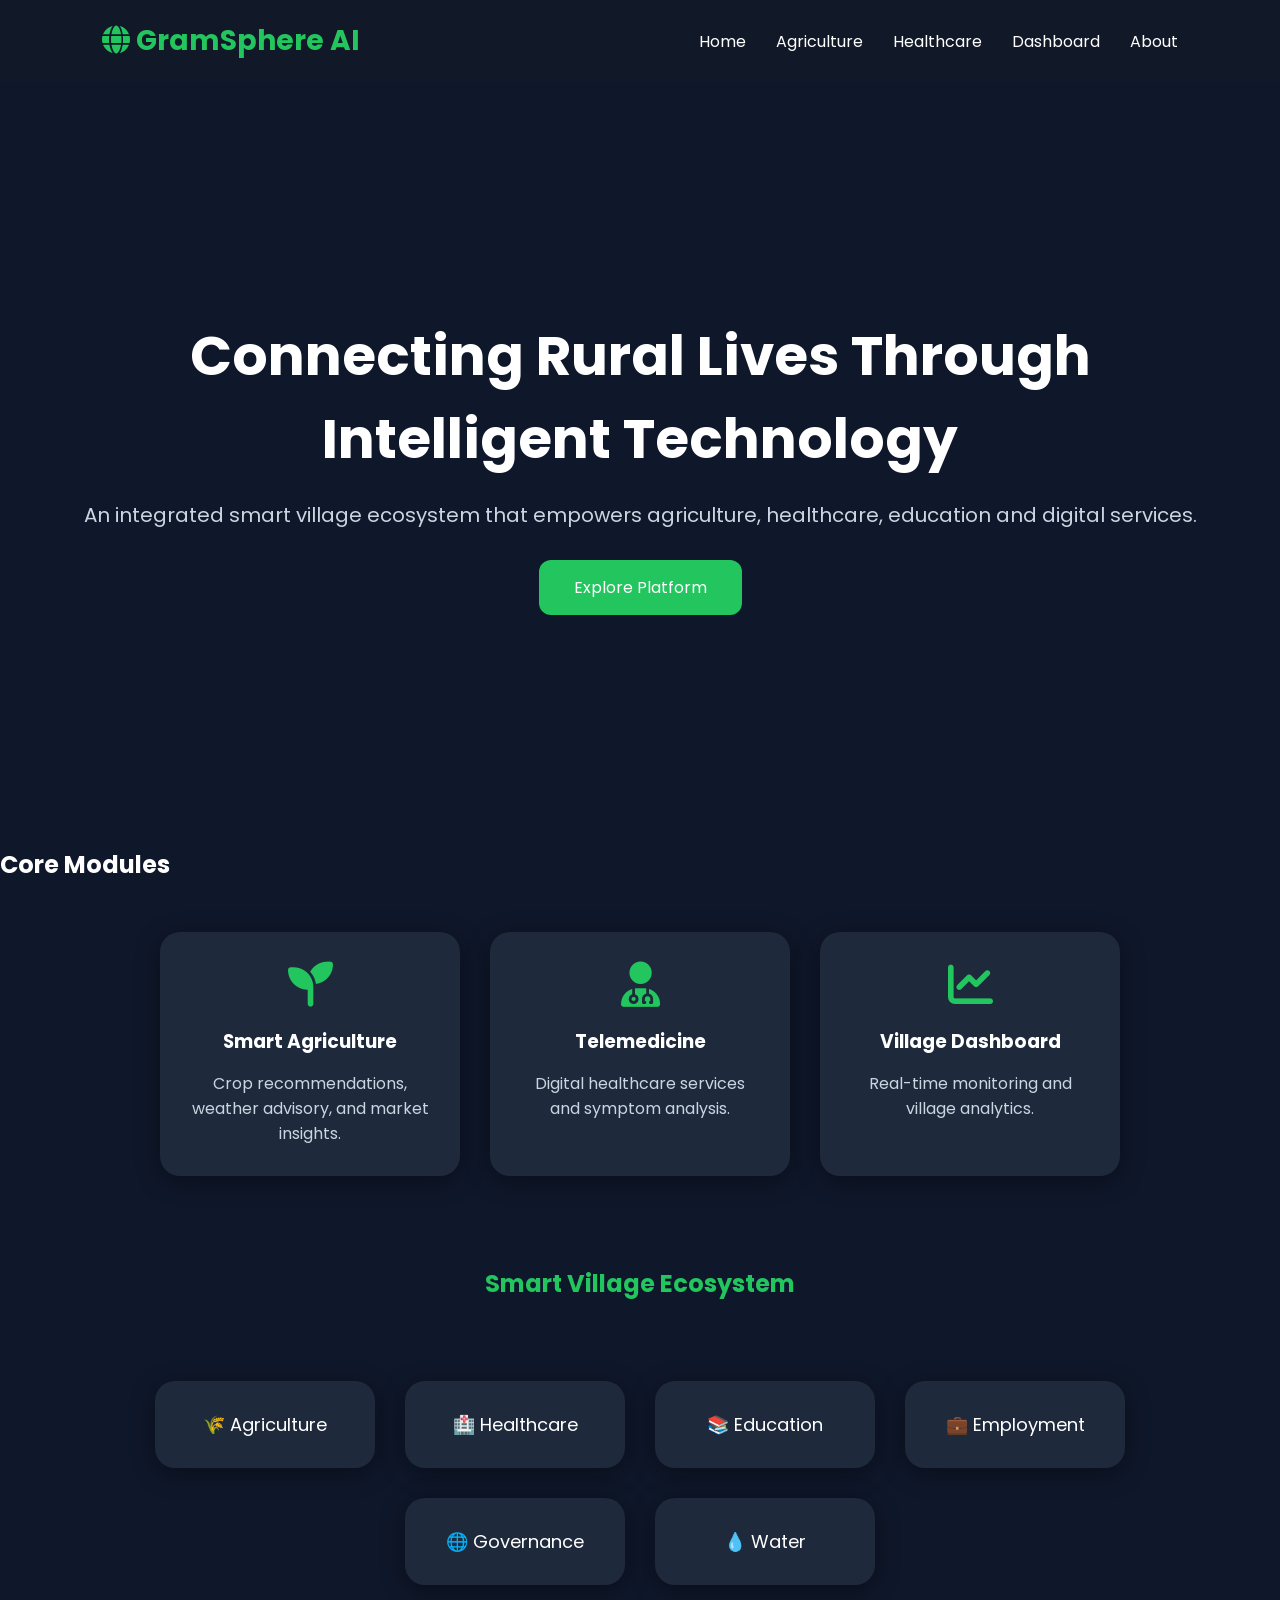
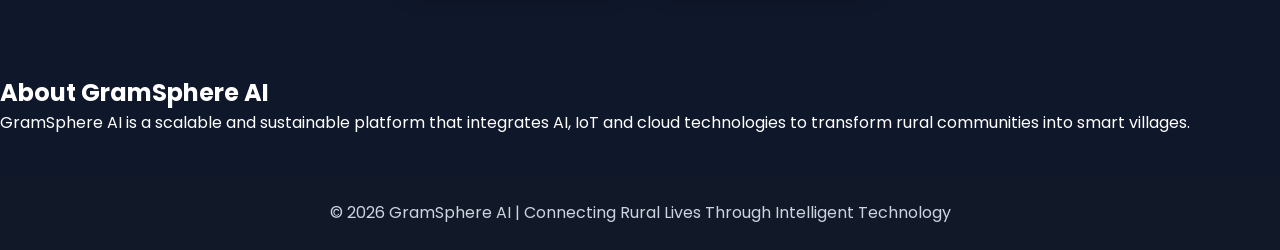
<file: index.html>
<!DOCTYPE html>
<html lang="en">
<head>
    <meta charset="UTF-8">
    <meta name="viewport" content="width=device-width, initial-scale=1.0">
    <title>GramSphere AI</title>

    <link rel="stylesheet" href="css/style.css">

    <link
        rel="stylesheet"
        href="https://cdnjs.cloudflare.com/ajax/libs/font-awesome/6.5.2/css/all.min.css"
    >
</head>
<body>

    <!-- Navbar -->
    <nav class="navbar">
        <div class="logo">
            <i class="fas fa-globe"></i> GramSphere AI
        </div>

        <ul class="nav-links">
            <li><a href="index.html">Home</a></li>
            <li><a href="agriculture.html">Agriculture</a></li>
            <li><a href="healthcare.html">Healthcare</a></li>
            <li><a href="dashboard.html">Dashboard</a></li>
            <li><a href="about.html">About</a></li>
        </ul>
    </nav>

    <!-- Hero Section -->
    <section class="hero">

        <div class="hero-content">

            <h1>Connecting Rural Lives Through Intelligent Technology</h1>

            <p>
                An integrated smart village ecosystem that empowers
                agriculture, healthcare, education and digital services.
            </p>

            <a href="dashboard.html" class="btn">
                Explore Platform
            </a>

        </div>

    </section>

    <!-- Features -->
    <section class="features">

        <h2>Core Modules</h2>

        <div class="card-container">

            <div class="card">
                <i class="fas fa-seedling"></i>
                <h3>Smart Agriculture</h3>
                <p>
                    Crop recommendations, weather advisory,
                    and market insights.
                </p>
            </div>

            <div class="card">
                <i class="fas fa-user-doctor"></i>
                <h3>Telemedicine</h3>
                <p>
                    Digital healthcare services and symptom analysis.
                </p>
            </div>

            <div class="card">
                <i class="fas fa-chart-line"></i>
                <h3>Village Dashboard</h3>
                <p>
                    Real-time monitoring and village analytics.
                </p>
            </div>

        </div>

    </section>

    <!-- Ecosystem Section -->
    <section class="ecosystem">

        <h2>Smart Village Ecosystem</h2>

        <div class="eco-grid">

            <div class="eco-card">🌾 Agriculture</div>
            <div class="eco-card">🏥 Healthcare</div>
            <div class="eco-card">📚 Education</div>
            <div class="eco-card">💼 Employment</div>
            <div class="eco-card">🌐 Governance</div>
            <div class="eco-card">💧 Water</div>

        </div>

    </section>

    <!-- About Project -->
    <section class="about">

        <h2>About GramSphere AI</h2>

        <p>
            GramSphere AI is a scalable and sustainable platform that
            integrates AI, IoT and cloud technologies to transform
            rural communities into smart villages.
        </p>

    </section>

    <!-- Footer -->
    <footer>

        <p>
            © 2026 GramSphere AI |
            Connecting Rural Lives Through Intelligent Technology
        </p>

    </footer>

</body>
</html>
</file>
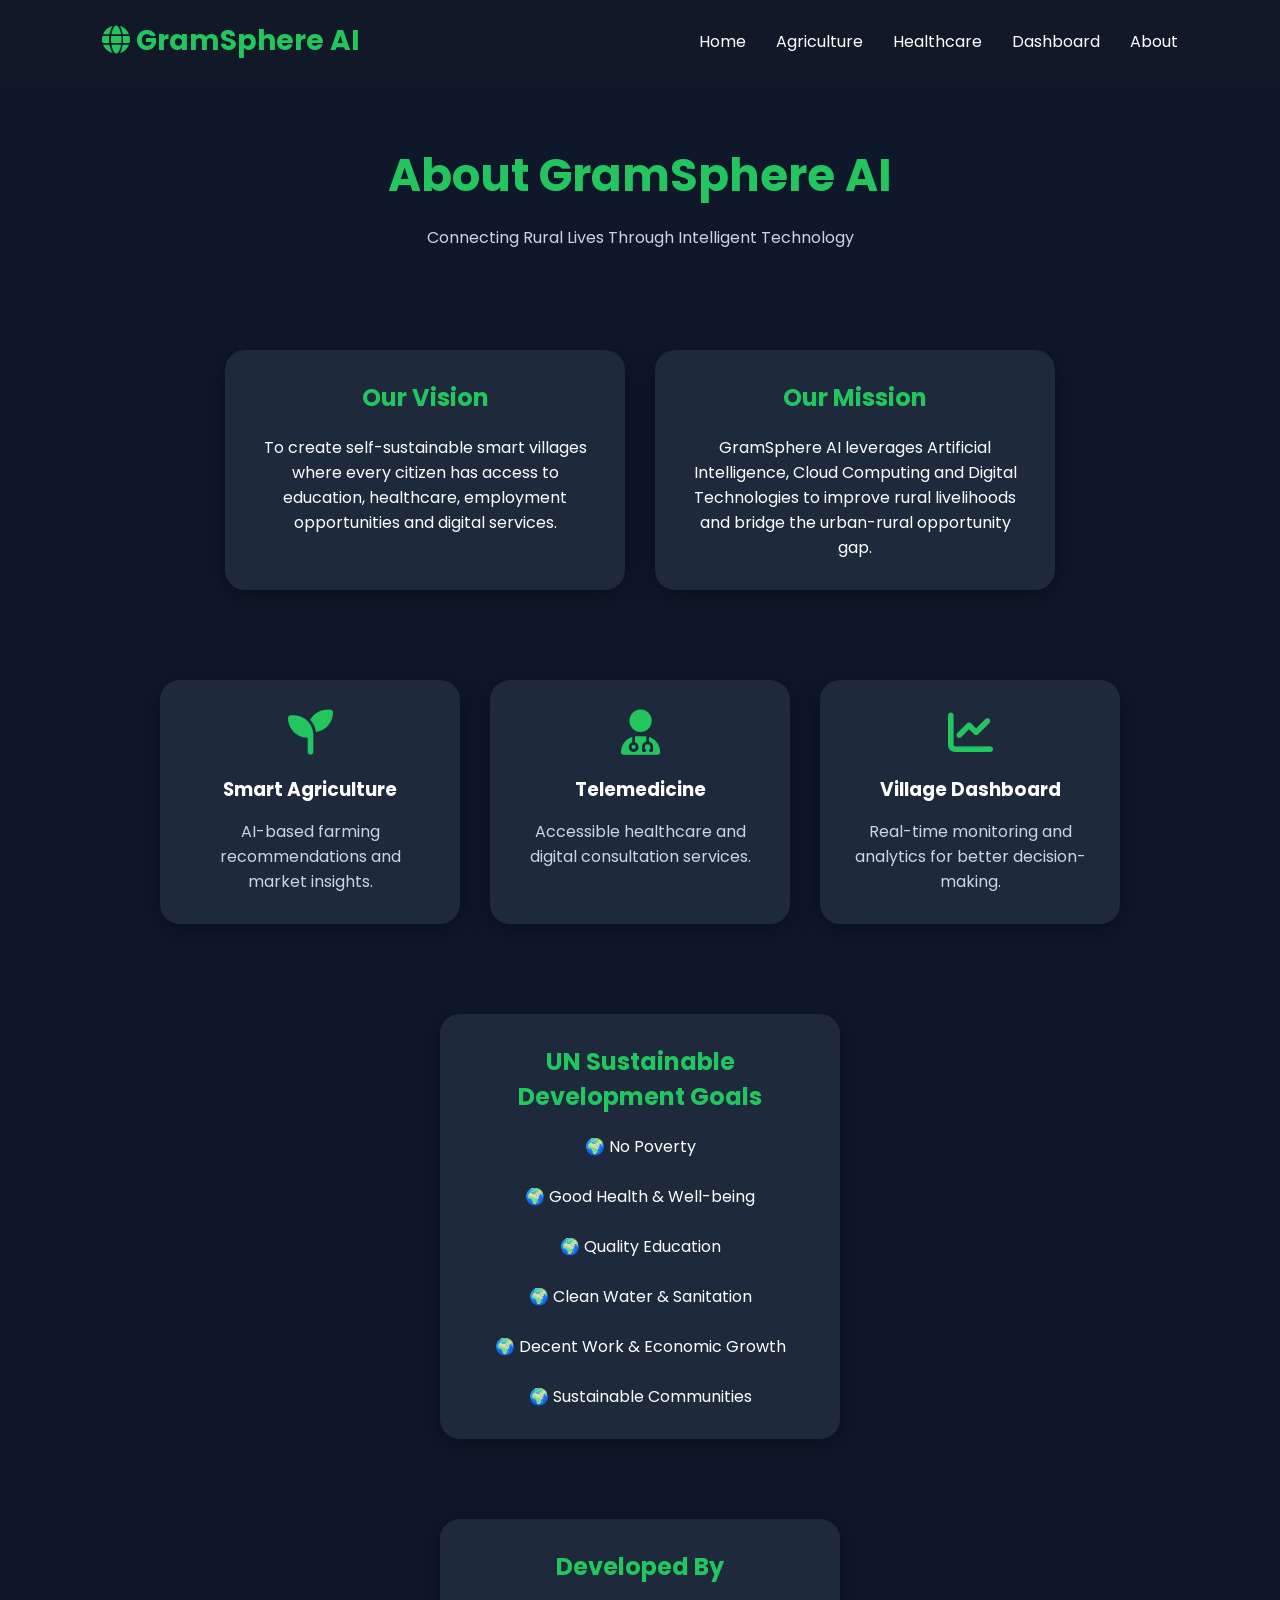
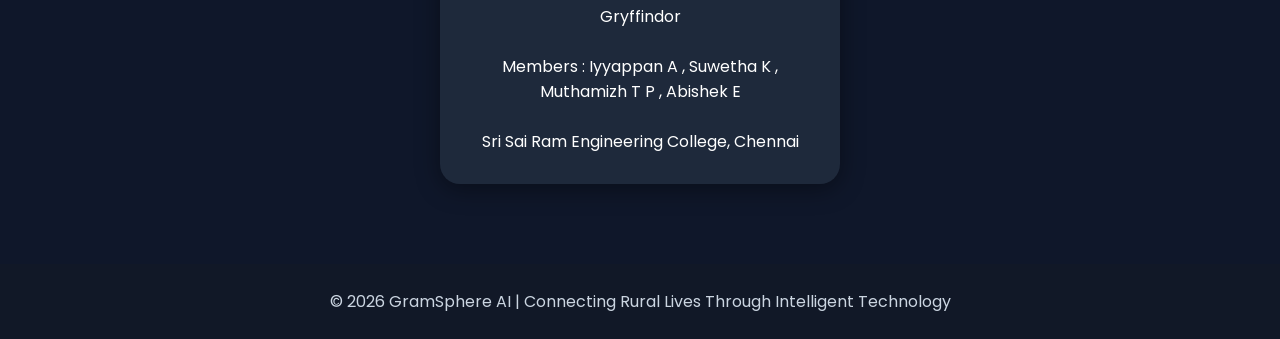
<file: about.html>
<!DOCTYPE html>
<html lang="en">
<head>
    <meta charset="UTF-8">
    <meta name="viewport"
          content="width=device-width, initial-scale=1.0">

    <title>About | GramSphere AI</title>

    <link rel="stylesheet" href="css/style.css">

    <link
        rel="stylesheet"
        href="https://cdnjs.cloudflare.com/ajax/libs/font-awesome/6.5.2/css/all.min.css">
</head>
<body>

<!-- Navbar -->
<nav class="navbar">

    <div class="logo">
        <i class="fas fa-globe"></i>
        GramSphere AI
    </div>

    <ul class="nav-links">
        <li><a href="index.html">Home</a></li>
        <li><a href="agriculture.html">Agriculture</a></li>
        <li><a href="healthcare.html">Healthcare</a></li>
        <li><a href="dashboard.html">Dashboard</a></li>
        <li><a href="about.html">About</a></li>
    </ul>

</nav>

<!-- Header -->
<section class="page-header">
    <h1>About GramSphere AI</h1>
    <p>
        Connecting Rural Lives Through Intelligent Technology
    </p>
</section>

<!-- About Section -->
<section class="about-section">

    <div class="about-card">

        <h2>Our Vision</h2>

        <p>
            To create self-sustainable smart villages where
            every citizen has access to education, healthcare,
            employment opportunities and digital services.
        </p>

    </div>

    <div class="about-card">

        <h2>Our Mission</h2>

        <p>
            GramSphere AI leverages Artificial Intelligence,
            Cloud Computing and Digital Technologies to
            improve rural livelihoods and bridge the
            urban-rural opportunity gap.
        </p>

    </div>

</section>

<!-- Features -->
<section class="cards">

    <div class="card">
        <i class="fas fa-seedling"></i>
        <h3>Smart Agriculture</h3>
        <p>
            AI-based farming recommendations and
            market insights.
        </p>
    </div>

    <div class="card">
        <i class="fas fa-user-doctor"></i>
        <h3>Telemedicine</h3>
        <p>
            Accessible healthcare and digital
            consultation services.
        </p>
    </div>

    <div class="card">
        <i class="fas fa-chart-line"></i>
        <h3>Village Dashboard</h3>
        <p>
            Real-time monitoring and analytics
            for better decision-making.
        </p>
    </div>

</section>

<!-- SDGs -->
<section class="about-section">

    <div class="about-card">

        <h2>UN Sustainable Development Goals</h2>

        <p>
            🌍 No Poverty<br><br>
            🌍 Good Health & Well-being<br><br>
            🌍 Quality Education<br><br>
            🌍 Clean Water & Sanitation<br><br>
            🌍 Decent Work & Economic Growth<br><br>
            🌍 Sustainable Communities
        </p>

    </div>

</section>

<!-- Team -->
<section class="about-section">

    <div class="about-card">

        <h2>Developed By</h2>

        <p>
            Gryffindor<br><br>
            Members : Iyyappan A , Suwetha K , Muthamizh T P , Abishek E<br><br>
            Sri Sai Ram Engineering College, Chennai
        </p>

    </div>

</section>

<footer>
    <p>
        © 2026 GramSphere AI |
        Connecting Rural Lives Through Intelligent Technology
    </p>
</footer>

</body>
</html>
</file>
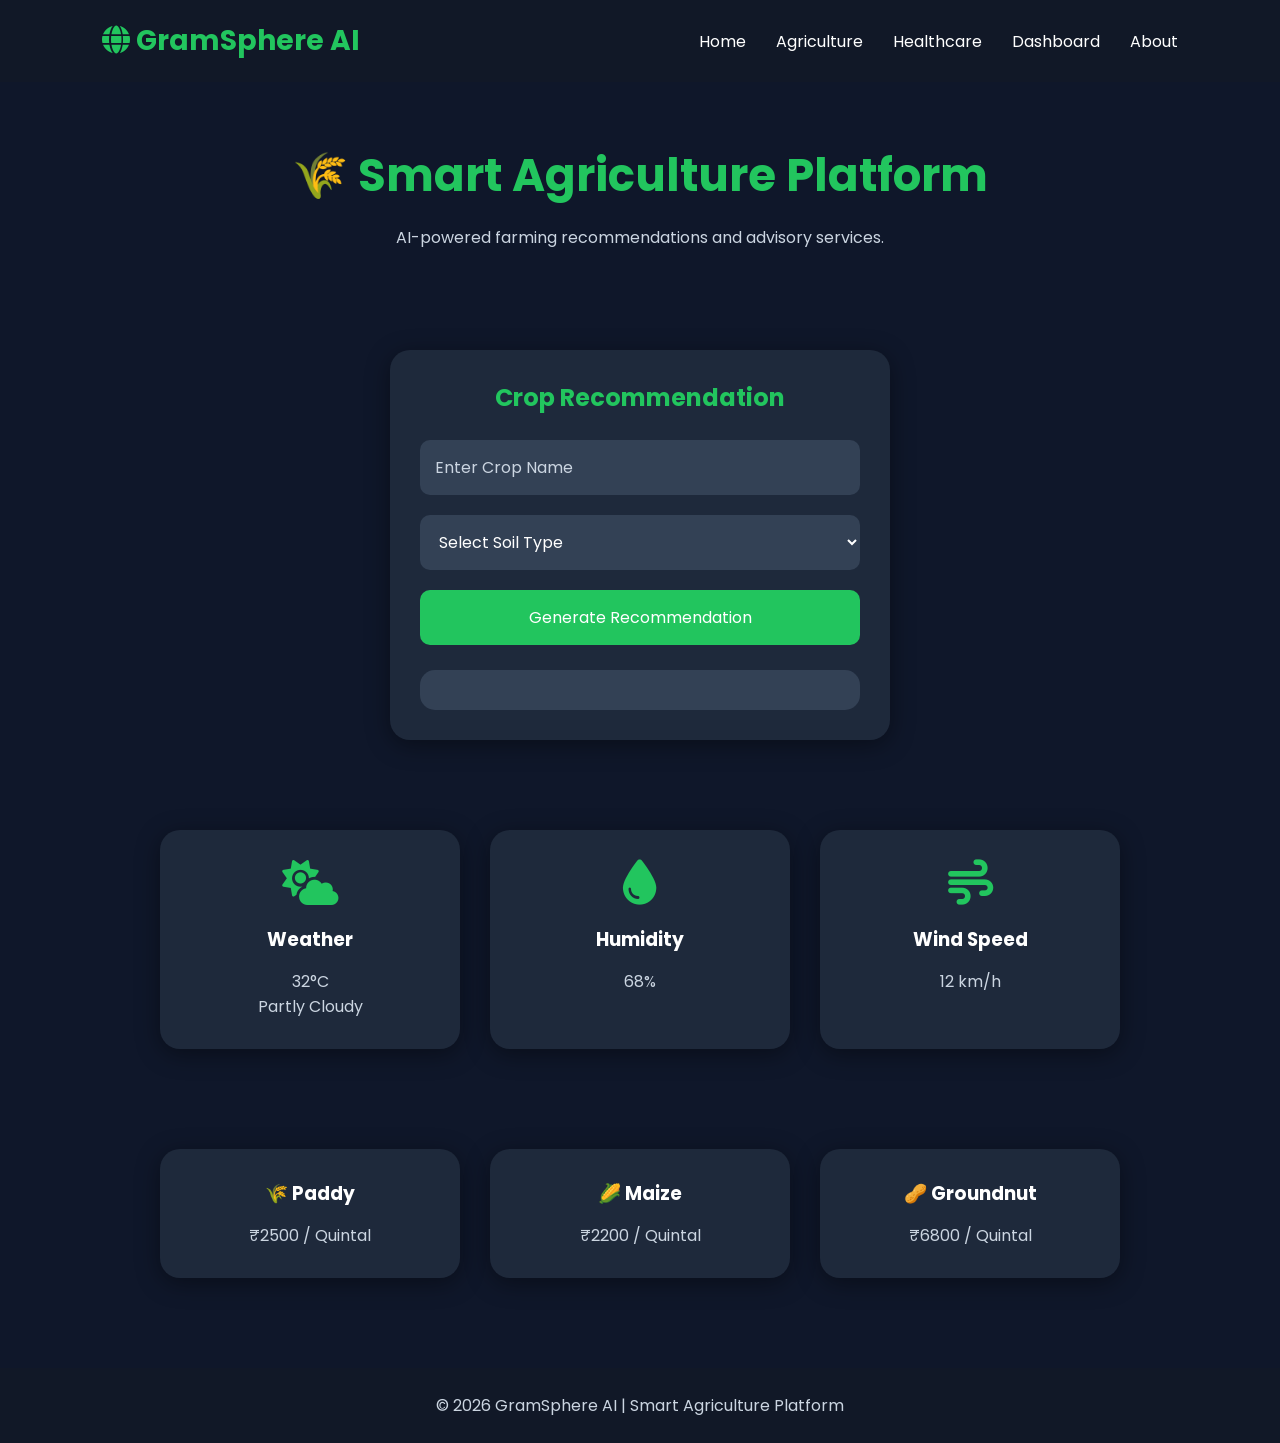
<file: agriculture.html>
<!DOCTYPE html>
<html lang="en">
<head>
    <meta charset="UTF-8">
    <meta name="viewport" content="width=device-width, initial-scale=1.0">
    <title>Smart Agriculture | GramSphere AI</title>

    <link rel="stylesheet" href="css/style.css">

    <link
        rel="stylesheet"
        href="https://cdnjs.cloudflare.com/ajax/libs/font-awesome/6.5.2/css/all.min.css"
    >
</head>
<body>

<!-- Navbar -->
<nav class="navbar">
    <div class="logo">
        <i class="fas fa-globe"></i> GramSphere AI
    </div>

    <ul class="nav-links">
        <li><a href="index.html">Home</a></li>
        <li><a href="agriculture.html">Agriculture</a></li>
        <li><a href="healthcare.html">Healthcare</a></li>
        <li><a href="dashboard.html">Dashboard</a></li>
        <li><a href="about.html">About</a></li>
    </ul>
</nav>

<!-- Header -->
<section class="page-header">
    <h1>🌾 Smart Agriculture Platform</h1>
    <p>AI-powered farming recommendations and advisory services.</p>
</section>

<!-- Recommendation Form -->
<section class="form-section">

    <div class="form-card">

        <h2>Crop Recommendation</h2>

        <input
            type="text"
            id="crop"
            placeholder="Enter Crop Name">

        <select id="soil">
            <option value="">Select Soil Type</option>
            <option>Clay Soil</option>
            <option>Red Soil</option>
            <option>Black Soil</option>
            <option>Sandy Soil</option>
        </select>

        <button onclick="recommendCrop()">
            Generate Recommendation
        </button>

        <div id="result" class="result-box"></div>

    </div>

</section>

<!-- Weather Section -->
<section class="cards">

    <div class="card">
        <i class="fas fa-cloud-sun"></i>
        <h3>Weather</h3>
        <p>32°C</p>
        <p>Partly Cloudy</p>
    </div>

    <div class="card">
        <i class="fas fa-droplet"></i>
        <h3>Humidity</h3>
        <p>68%</p>
    </div>

    <div class="card">
        <i class="fas fa-wind"></i>
        <h3>Wind Speed</h3>
        <p>12 km/h</p>
    </div>

</section>

<!-- Market Prices -->
<section class="cards">

    <div class="card">
        <h3>🌾 Paddy</h3>
        <p>₹2500 / Quintal</p>
    </div>

    <div class="card">
        <h3>🌽 Maize</h3>
        <p>₹2200 / Quintal</p>
    </div>

    <div class="card">
        <h3>🥜 Groundnut</h3>
        <p>₹6800 / Quintal</p>
    </div>

</section>

<footer>
    <p>
        © 2026 GramSphere AI | Smart Agriculture Platform
    </p>
</footer>

<script src="js/agriculture.js"></script>

</body>
</html>
</file>
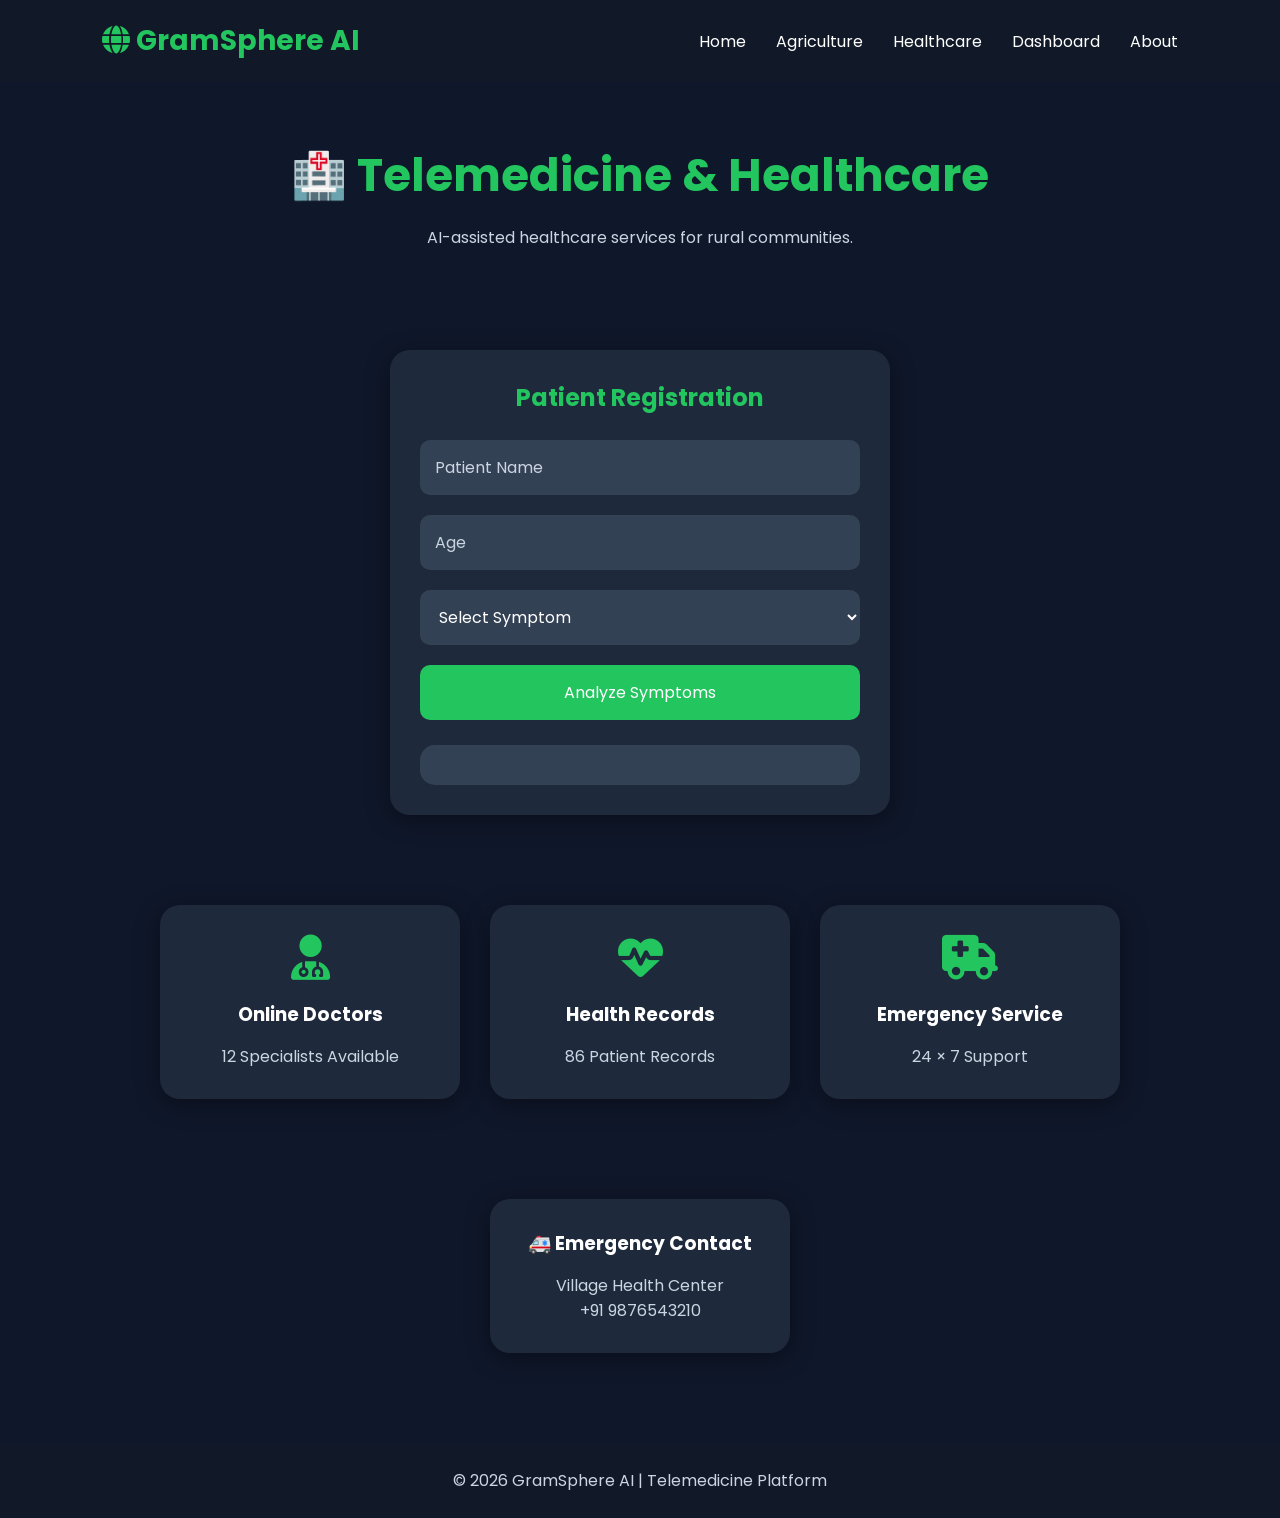
<file: healthcare.html>
<!DOCTYPE html>
<html lang="en">
<head>
    <meta charset="UTF-8">
    <meta name="viewport" content="width=device-width, initial-scale=1.0">
    <title>Telemedicine | GramSphere AI</title>

    <link rel="stylesheet" href="css/style.css">

    <link
        rel="stylesheet"
        href="https://cdnjs.cloudflare.com/ajax/libs/font-awesome/6.5.2/css/all.min.css"
    >
</head>
<body>

<!-- Navbar -->
<nav class="navbar">
    <div class="logo">
        <i class="fas fa-globe"></i> GramSphere AI
    </div>

    <ul class="nav-links">
        <li><a href="index.html">Home</a></li>
        <li><a href="agriculture.html">Agriculture</a></li>
        <li><a href="healthcare.html">Healthcare</a></li>
        <li><a href="dashboard.html">Dashboard</a></li>
        <li><a href="about.html">About</a></li>
    </ul>
</nav>

<!-- Header -->
<section class="page-header">
    <h1>🏥 Telemedicine & Healthcare</h1>
    <p>
        AI-assisted healthcare services for rural communities.
    </p>
</section>

<!-- Health Form -->
<section class="form-section">

    <div class="form-card">

        <h2>Patient Registration</h2>

        <input
            type="text"
            id="name"
            placeholder="Patient Name">

        <input
            type="number"
            id="age"
            placeholder="Age">

        <select id="symptom">
            <option value="">Select Symptom</option>
            <option>Fever</option>
            <option>Cough</option>
            <option>Headache</option>
            <option>Body Pain</option>
            <option>Breathing Difficulty</option>
        </select>

        <button onclick="checkHealth()">
            Analyze Symptoms
        </button>

        <div
            id="healthResult"
            class="result-box">
        </div>

    </div>

</section>

<!-- Healthcare Cards -->
<section class="cards">

    <div class="card">
        <i class="fas fa-user-doctor"></i>
        <h3>Online Doctors</h3>
        <p>12 Specialists Available</p>
    </div>

    <div class="card">
        <i class="fas fa-heart-pulse"></i>
        <h3>Health Records</h3>
        <p>86 Patient Records</p>
    </div>

    <div class="card">
        <i class="fas fa-truck-medical"></i>
        <h3>Emergency Service</h3>
        <p>24 × 7 Support</p>
    </div>

</section>

<!-- Emergency Card -->
<section class="cards">

    <div class="card">
        <h3>🚑 Emergency Contact</h3>
        <p>Village Health Center</p>
        <p>+91 9876543210</p>
    </div>

</section>

<footer>
    <p>
        © 2026 GramSphere AI | Telemedicine Platform
    </p>
</footer>

<script src="js/healthcare.js"></script>

</body>
</html>
</file>
<file: css/style.css>
/* Google Font */
@import url('https://fonts.googleapis.com/css2?family=Poppins:wght@300;400;500;600;700&display=swap');

*{
    margin:0;
    padding:0;
    box-sizing:border-box;
    font-family:'Poppins',sans-serif;
}

body{
    background:#0f172a;
    color:#ffffff;
    min-height:100vh;
}

/* Navbar */

.navbar{
    background:#111827;
    padding:20px 8%;
    display:flex;
    justify-content:space-between;
    align-items:center;
    position:sticky;
    top:0;
    z-index:1000;
}

.logo{
    color:#22c55e;
    font-size:28px;
    font-weight:700;
}

.nav-links{
    list-style:none;
    display:flex;
    gap:30px;
}

.nav-links a{
    text-decoration:none;
    color:white;
    transition:0.3s;
}

.nav-links a:hover{
    color:#22c55e;
}

/* Hero Section */

.hero{
    min-height:85vh;
    display:flex;
    justify-content:center;
    align-items:center;
    text-align:center;
    padding:50px;
}

.hero-content h1{
    font-size:55px;
    margin-bottom:20px;
}

.hero-content p{
    color:#cbd5e1;
    font-size:20px;
    margin-bottom:30px;
}

.btn{
    display:inline-block;
    background:#22c55e;
    color:white;
    padding:15px 35px;
    border-radius:12px;
    text-decoration:none;
    transition:0.3s;
}

.btn:hover{
    background:#16a34a;
    transform:translateY(-3px);
}

/* Page Header */

.page-header{
    text-align:center;
    padding:60px 20px;
}

.page-header h1{
    font-size:45px;
    color:#22c55e;
}

.page-header p{
    margin-top:15px;
    color:#cbd5e1;
}

/* Cards */

.cards,
.card-container,
.eco-grid{
    display:flex;
    justify-content:center;
    flex-wrap:wrap;
    gap:30px;
    padding:50px;
}

.card,
.eco-card,
.about-card,
.form-card{
    background:#1e293b;
    border-radius:20px;
    padding:30px;
    text-align:center;
    box-shadow:0px 5px 25px rgba(0,0,0,0.4);
    transition:0.3s;
}

.card{
    width:300px;
}

.card:hover,
.eco-card:hover,
.about-card:hover{
    transform:translateY(-10px);
}

.card i{
    font-size:45px;
    color:#22c55e;
    margin-bottom:20px;
}

.card h3{
    margin-bottom:15px;
}

.card p{
    color:#cbd5e1;
}

/* Ecosystem */

.ecosystem{
    text-align:center;
    padding:40px;
}

.ecosystem h2{
    color:#22c55e;
    margin-bottom:30px;
}

.eco-card{
    width:220px;
    font-size:18px;
    color:white;
}

/* Forms */

.form-section{
    display:flex;
    justify-content:center;
    padding:40px;
}

.form-card{
    width:500px;
}

.form-card h2{
    margin-bottom:25px;
    color:#22c55e;
}

input,
select{
    width:100%;
    padding:15px;
    margin-bottom:20px;
    border:none;
    border-radius:10px;
    background:#334155;
    color:white;
    font-size:16px;
}

input::placeholder{
    color:#cbd5e1;
}

button{
    width:100%;
    padding:15px;
    border:none;
    border-radius:10px;
    background:#22c55e;
    color:white;
    font-size:16px;
    cursor:pointer;
    transition:0.3s;
}

button:hover{
    background:#16a34a;
}

.result-box{
    margin-top:25px;
    background:#334155;
    padding:20px;
    border-radius:15px;
}

/* About */

.about-section{
    display:flex;
    justify-content:center;
    flex-wrap:wrap;
    gap:30px;
    padding:40px;
}

.about-card{
    width:400px;
}

.about-card h2{
    color:#22c55e;
    margin-bottom:20px;
}

/* Footer */

footer{
    background:#111827;
    text-align:center;
    padding:25px;
    margin-top:40px;
    color:#cbd5e1;
}

/* Responsive */

@media(max-width:900px){

    .navbar{
        flex-direction:column;
        gap:20px;
    }

    .nav-links{
        flex-direction:column;
        text-align:center;
        gap:15px;
    }

    .hero-content h1{
        font-size:38px;
    }

    .form-card{
        width:90%;
    }

    .about-card{
        width:90%;
    }
}
</file>
